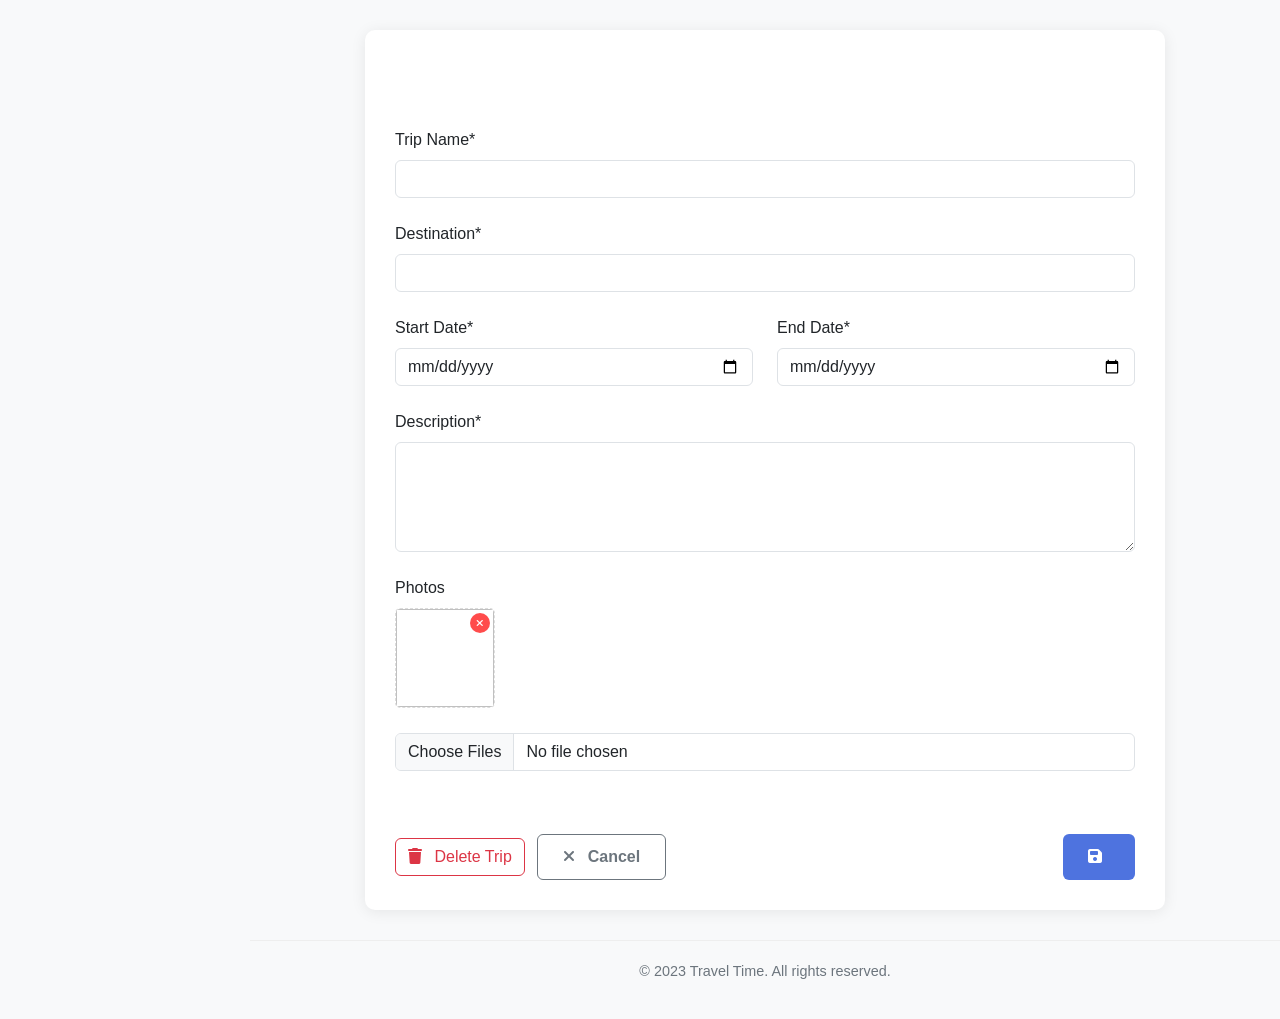
<file: src/main/resources/templates/add-trip.html>
<!DOCTYPE html>
<html xmlns:th="http://www.thymeleaf.org" lang="en">
<head>
    <meta charset="UTF-8">
    <meta name="viewport" content="width=device-width, initial-scale=1.0">
    <title th:text="${editMode} ? 'Edit Trip | Travel Time' : 'Add Trip | Travel Time'"></title>
    <link href="https://cdn.jsdelivr.net/npm/bootstrap@5.3.0/dist/css/bootstrap.min.css" rel="stylesheet">
    <link rel="stylesheet" href="https://cdnjs.cloudflare.com/ajax/libs/font-awesome/6.4.0/css/all.min.css">
    <link rel="icon" type="image/png" href="/bla.png">

    <style>
        :root {
            --primary-color: #4e73df;
            --sidebar-width: 250px;
        }

        body {
            font-family: 'Segoe UI', sans-serif;
            background-color: #f8f9fa;
            margin: 0;
            padding: 0;
        }

        .sidebar {
            width: var(--sidebar-width);
            background: white;
            box-shadow: 2px 0 10px rgba(0,0,0,0.1);
            position: fixed;
            height: 100vh;
            padding: 20px 0;
        }

        .main-content {
            margin-left: var(--sidebar-width);
            padding: 30px;
        }

        .trip-form-card {
            background: white;
            border-radius: 10px;
            box-shadow: 0 2px 15px rgba(0,0,0,0.08);
            padding: 30px;
            max-width: 800px;
            margin: 0 auto;
        }

        .form-title {
            color: var(--primary-color);
            margin-bottom: 30px;
            text-align: center;
        }

        .form-control:focus {
            border-color: var(--primary-color);
            box-shadow: 0 0 0 0.25rem rgba(78, 115, 223, 0.25);
        }

        .btn-primary {
            background-color: var(--primary-color);
            border: none;
            padding: 10px 25px;
            font-weight: 600;
        }

        .btn-outline-secondary {
            padding: 10px 25px;
            font-weight: 600;
        }

        .image-preview-container {
            display: flex;
            flex-wrap: wrap;
            gap: 10px;
            margin-top: 15px;
        }

        .image-preview {
            width: 100px;
            height: 100px;
            object-fit: cover;
            border-radius: 5px;
            border: 1px dashed #ddd;
        }

        .footer {
            margin-left: var(--sidebar-width);
            padding: 20px;
            text-align: center;
            color: #6c757d;
            font-size: 0.9rem;
            border-top: 1px solid #eee;
        }

        .existing-photos {
            margin-bottom: 15px;
        }

        .existing-photo {
            position: relative;
            margin-right: 10px;
            margin-bottom: 10px;
        }

        .delete-photo-btn {
            position: absolute;
            top: 5px;
            right: 5px;
            background: rgba(255,0,0,0.7);
            color: white;
            border: none;
            border-radius: 50%;
            width: 20px;
            height: 20px;
            font-size: 10px;
            display: flex;
            align-items: center;
            justify-content: center;
            cursor: pointer;
        }
    </style>
</head>
<body>
<!-- Sidebar fragment -->
<div th:replace="fragments/side-bar :: sidebar"></div>

<!-- Main Content -->
<div class="main-content">
    <div class="trip-form-card">
        <h2 class="form-title">
            <i th:class="${editMode} ? 'fas fa-edit' : 'fas fa-plus-circle'" class="me-2"></i>
            <span th:text="${editMode} ? 'Edit Trip' : 'Add New Trip'"></span>
        </h2>

        <form id="tripForm">
            <input type="hidden" id="tripId" th:if="${trip != null}" th:value="${trip.id}">

            <div class="mb-4">
                <label for="tripName" class="form-label">Trip Name*</label>
                <input type="text" class="form-control" id="tripName"
                       th:value="${trip?.name}" required>
            </div>

            <div class="mb-4">
                <label for="destination" class="form-label">Destination*</label>
                <input type="text" class="form-control" id="destination"
                       th:value="${trip?.destination}" required>
            </div>

            <div class="row mb-4">
                <div class="col-md-6">
                    <label for="startDate" class="form-label">Start Date*</label>
                    <input type="date" class="form-control" id="startDate"
                           th:value="${trip?.startDate}" required>
                </div>
                <div class="col-md-6">
                    <label for="endDate" class="form-label">End Date*</label>
                    <input type="date" class="form-control" id="endDate"
                           th:value="${trip?.endDate}" required>
                </div>
            </div>

            <div class="mb-4">
                <label for="description" class="form-label">Description*</label>
                <textarea class="form-control" id="description" rows="4"
                          th:text="${trip?.description}" required></textarea>
            </div>

            <div class="mb-4">
                <label class="form-label">Photos</label>

                <!-- Существующие фото (только в режиме редактирования) -->
                <div class="existing-photos" th:if="${editMode}">
                    <div class="d-flex flex-wrap" id="existingPhotosContainer">
                        <div class="existing-photo" th:each="photo : ${trip.photos}">
                            <img th:src="${photo.url}" class="image-preview">
                            <button type="button" class="delete-photo-btn"
                                    th:attr="data-photo-id=${photo.id}">
                                <i class="fas fa-times"></i>
                            </button>
                        </div>
                    </div>
                </div>

                <!-- Загрузка новых фото -->
                <input type="file" class="form-control" id="photos" multiple accept="image/*">
                <div class="image-preview-container" id="imagePreview"></div>
            </div>

            <div class="d-flex justify-content-between mt-5">
                <div>
                    <!-- Кнопка Delete только в режиме редактирования -->
                    <button type="button" class="btn btn-outline-danger me-2"
                            th:if="${editMode}" id="deleteTripBtn">
                        <i class="fas fa-trash me-2"></i> Delete Trip
                    </button>
                    <button type="button" class="btn btn-outline-secondary" id="cancelBtn">
                        <i class="fas fa-times me-2"></i> Cancel
                    </button>
                </div>
                <button type="submit" class="btn btn-primary">
                    <i class="fas fa-save me-2"></i>
                    <span th:text="${editMode} ? 'Update' : 'Save'"></span>
                </button>
            </div>
        </form>
    </div>
</div>

<!-- Footer -->
<footer class="footer">
    <p>© 2023 Travel Time. All rights reserved.</p>
</footer>

<!-- Bootstrap & JS -->
<script src="https://cdn.jsdelivr.net/npm/bootstrap@5.3.0/dist/js/bootstrap.bundle.min.js"></script>
<script th:src="@{/js/add-trip.js}" defer></script>
</body>
</html>
</file>
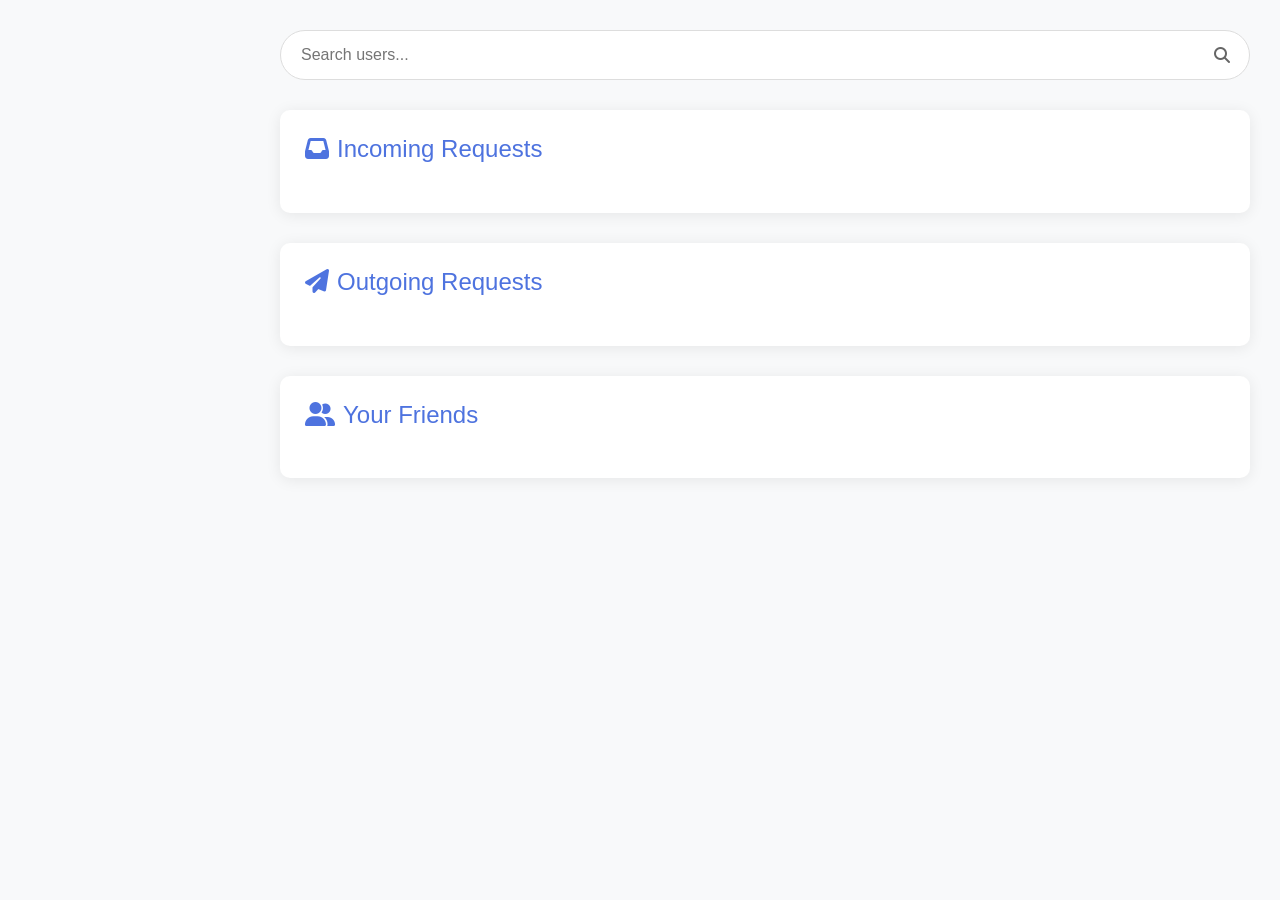
<file: src/main/resources/templates/friends.html>
<!DOCTYPE html>
<html xmlns:th="http://www.thymeleaf.org" lang="en">
<head>
    <meta charset="UTF-8">
    <title>Travel Time | Friends</title>
    <link href="https://cdn.jsdelivr.net/npm/bootstrap@5.3.0/dist/css/bootstrap.min.css" rel="stylesheet">
    <link rel="stylesheet" href="https://cdnjs.cloudflare.com/ajax/libs/font-awesome/6.4.0/css/all.min.css">
    <link rel="icon" type="image/png" href="/bla.png">


    <style>
        :root {
            --primary-color: #4e73df;
            --sidebar-width: 250px;
        }

        body {
            font-family: 'Segoe UI', sans-serif;
            background-color: #f8f9fa;
            margin: 0;
        }

        .main-content {
            margin-left: var(--sidebar-width);
            padding: 30px;
        }

        .friends-section h4 {
            color: var(--primary-color);
        }


        .friends-section {
            background: white;
            border-radius: 10px;
            box-shadow: 0 2px 15px rgba(0,0,0,0.08);
            padding: 25px;
            margin-bottom: 30px;
        }

        .friend-card {
            display: flex;
            align-items: center;
            padding: 15px;
            border-bottom: 1px solid #eee;
            transition: all 0.3s;
        }

        .friend-card:hover {
            background: #f8f9fa;
            transform: translateX(5px);
        }

        .friend-avatar {
            width: 50px;
            height: 50px;
            border-radius: 50%;
            margin-right: 20px;
        }

        .friend-actions {
            margin-left: auto;
            display: flex;
            gap: 10px;
        }

        .search-box {
            position: relative;
            margin-bottom: 30px;
        }

        .search-input {
            width: 100%;
            padding: 12px 45px 12px 20px;
            border-radius: 25px;
            border: 1px solid #ddd;
        }

        .search-icon {
            position: absolute;
            right: 20px;
            top: 50%;
            transform: translateY(-50%);
            color: #666;
        }
        .dropdown-results {
            position: absolute;
            top: 100%;
            left: 0;
            width: 100%;
            background: white;
            border-radius: 10px;
            max-height: 300px;
            overflow-y: auto;
            z-index: 1000;
            padding: 10px;
        }

    </style>
</head>
<body>

<!-- Sidebar fragment -->
<div th:replace="fragments/side-bar :: sidebar"></div>

<!-- Main Content -->
<div class="main-content">
    <!-- Search Box -->

    <div class="search-box position-relative">
        <input type="text" class="search-input" placeholder="Search users..." id="searchInput">
        <i class="fas fa-search search-icon"></i>

        <!-- Dropdown -->
        <div id="searchDropdown" class="dropdown-results shadow" style="display: none;">
            <div id="searchResults"></div>
        </div>
    </div>

    <!-- Incoming Requests -->
    <div class="friends-section">
        <h4 class="mb-4"><i class="fas fa-inbox me-2"></i>Incoming Requests</h4>
        <div id="incomingList"></div>
    </div>

    <!-- Outgoing Requests -->
    <div class="friends-section">
        <h4 class="mb-4"><i class="fas fa-paper-plane me-2"></i>Outgoing Requests</h4>
        <div id="outgoingList"></div>
    </div>


    <!-- Friends List -->
    <div class="friends-section">
        <h4 class="mb-4"><i class="fas fa-user-friends me-2"></i>Your Friends</h4>
        <div id="friendsList"></div>
    </div>
</div>



<!-- Templates -->
<template id="friendTemplate">
    <div class="friend-card">
        <img src="https://via.placeholder.com/50" class="friend-avatar" alt="User avatar">
        <div class="friend-info">
            <h5 class="friend-name mb-1"></h5>
            <small class="text-muted friend-username"></small>
        </div>
        <div class="friend-actions"></div>
    </div>
</template>

<!-- JS -->
<script src="https://cdn.jsdelivr.net/npm/bootstrap@5.3.0/dist/js/bootstrap.bundle.min.js"></script>
<script th:src="@{/js/friends.js}" defer></script>
</body>
</html>
</file>
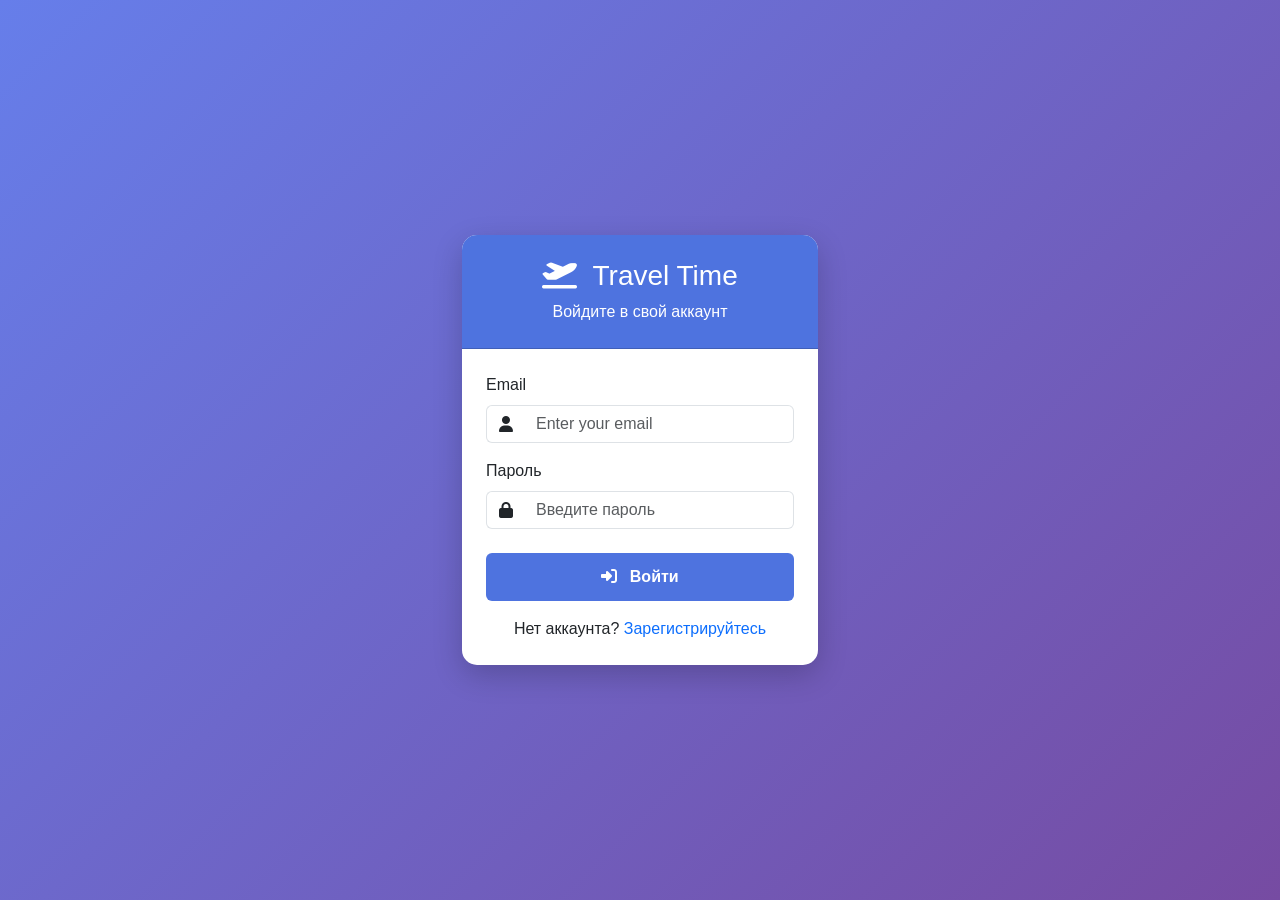
<file: src/main/resources/templates/login.html>
<!DOCTYPE html>
<html xmlns:th="http://www.thymeleaf.org" lang="en">
<head>
    <meta charset="UTF-8">
    <meta name="viewport" content="width=device-width, initial-scale=1.0">
    <title>Travel Time | Вход</title>
    <!-- Bootstrap 5 CSS -->
    <link href="https://cdn.jsdelivr.net/npm/bootstrap@5.3.0/dist/css/bootstrap.min.css" rel="stylesheet">
    <!-- Font Awesome -->
    <link rel="stylesheet" href="https://cdnjs.cloudflare.com/ajax/libs/font-awesome/6.4.0/css/all.min.css">
    <!-- Кастомные стили -->
    <link rel="icon" type="image/png" href="/bla.png">
    <style>
        :root {
            --primary-color: #4e73df;
            --gradient: linear-gradient(135deg, #667eea 0%, #764ba2 100%);
        }

        body {
            background: var(--gradient);
            height: 100vh;
            display: flex;
            align-items: center;
            font-family: 'Segoe UI', sans-serif;
        }

        .login-card {
            border: none;
            border-radius: 15px;
            box-shadow: 0 10px 30px rgba(0, 0, 0, 0.2);
            overflow: hidden;
            animation: fadeIn 0.6s ease;
        }

        @keyframes fadeIn {
            from { opacity: 0; transform: translateY(20px); }
            to { opacity: 1; transform: translateY(0); }
        }

        .card-header {
            background: var(--primary-color);
            color: white;
            text-align: center;
            padding: 1.5rem;
        }

        .form-control:focus {
            border-color: var(--primary-color);
            box-shadow: 0 0 0 0.25rem rgba(78, 115, 223, 0.25);
        }

        .btn-login {
            background: var(--primary-color);
            border: none;
            width: 100%;
            padding: 12px;
            font-weight: 600;
            transition: all 0.3s;
        }

        .btn-login:hover {
            transform: translateY(-2px);
            box-shadow: 0 5px 15px rgba(0, 0, 0, 0.1);
        }

        .input-group-text {
            background: transparent;
            border-right: none;
        }

        .form-control {
            border-left: none;
        }
    </style>
</head>
<body>
<div class="container py-5">
    <div class="row justify-content-center">
        <div class="col-md-6 col-lg-4">
            <div class="card login-card">
                <div class="card-header">
                    <h3><i class="fas fa-plane-departure me-2"></i> Travel Time</h3>
                    <p class="mb-0">Войдите в свой аккаунт</p>
                </div>
                <div class="card-body p-4">
                    <form id="loginForm">
                        <div class="mb-3">
                            <label for="email" class="form-label">Email</label>
                            <div class="input-group">
                                <span class="input-group-text"><i class="fas fa-user"></i></span>
                                <input
                                        type="email"
                                        id="email"
                                        class="form-control"
                                        placeholder="Enter your email"
                                        required
                                >
                            </div>
                        </div>

                        <div class="mb-4">
                            <label for="password" class="form-label">Пароль</label>
                            <div class="input-group">
                                <span class="input-group-text"><i class="fas fa-lock"></i></span>
                                <input
                                        type="password"
                                        id="password"
                                        class="form-control"
                                        placeholder="Введите пароль"
                                        required
                                >
                            </div>
                        </div>

                        <button type="submit" class="btn btn-primary btn-login mb-3">
                            <i class="fas fa-sign-in-alt me-2"></i> Войти
                        </button>

                        <div class="text-center">
                            <p class="mb-0">Нет аккаунта?
                                <a th:href="@{/register}" class="text-decoration-none">Зарегистрируйтесь</a>
                            </p>
                        </div>
                    </form>
                </div>
            </div>
        </div>
    </div>
</div>

<!-- Подключаем JS (ваш auth.js) -->
<script th:src="@{/js/auth.js}" defer></script>

<!-- Bootstrap 5 JS Bundle (для модалок/тултипов) -->
<script src="https://cdn.jsdelivr.net/npm/bootstrap@5.3.0/dist/js/bootstrap.bundle.min.js"></script>
</body>
</html>
</file>
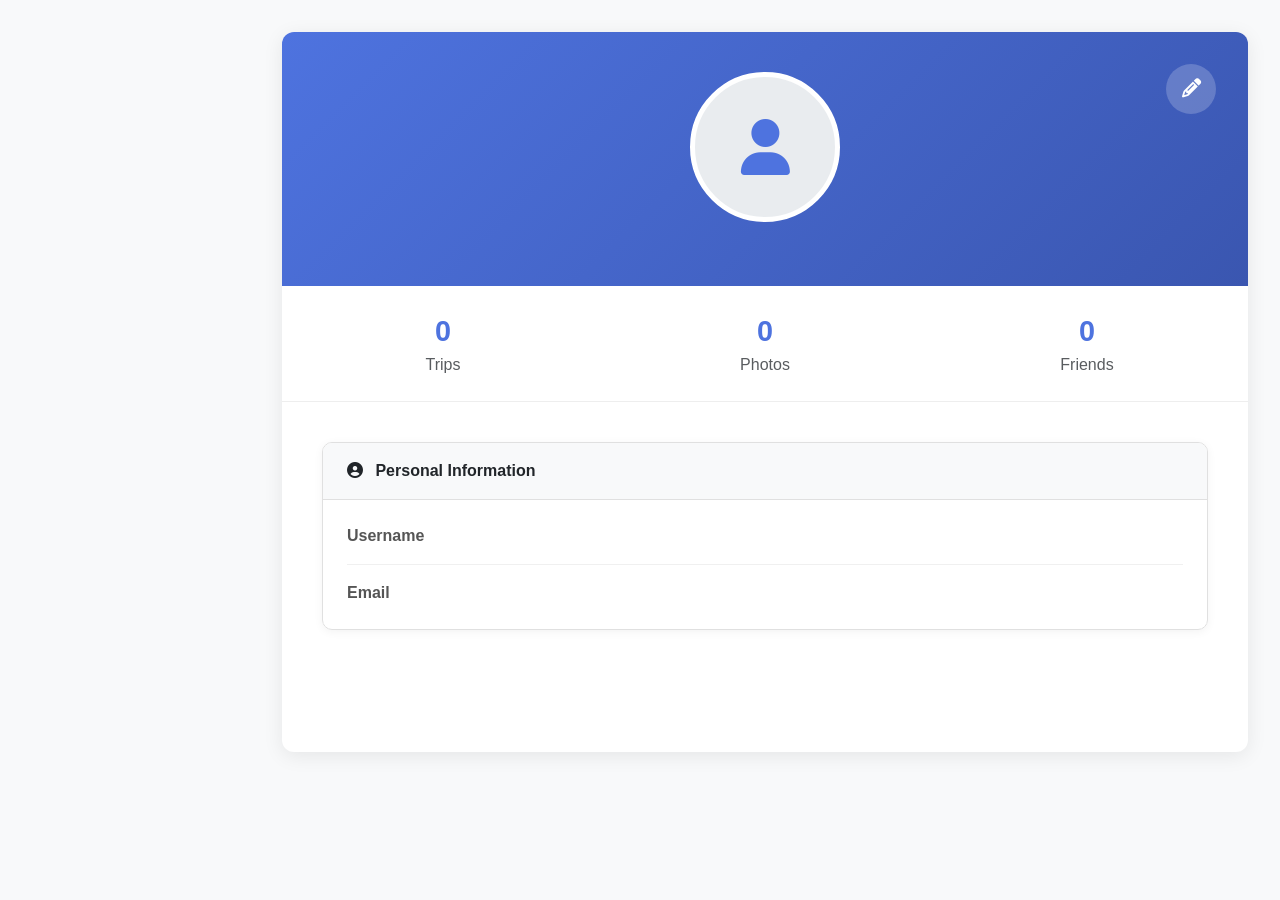
<file: src/main/resources/templates/profile.html>
<!DOCTYPE html>
<html xmlns:th="http://www.thymeleaf.org">
<head>
    <meta charset="UTF-8">
    <title th:text="${title}">Profile</title>
    <link href="https://cdn.jsdelivr.net/npm/bootstrap@5.3.0/dist/css/bootstrap.min.css" rel="stylesheet">
    <link rel="stylesheet" href="https://cdnjs.cloudflare.com/ajax/libs/font-awesome/6.4.0/css/all.min.css">
    <link rel="icon" type="image/png" href="/bla.png">
    <style>
        :root {
            --primary-color: #4e73df;
            --sidebar-width: 250px;
        }

        body {
            font-family: 'Segoe UI', sans-serif;
            background-color: #f8f9fa;
            min-height: 100vh;
        }

        .main-content {
            margin-left: var(--sidebar-width);
            padding: 2rem;
            width: calc(100% - var(--sidebar-width));
        }

        .profile-container {
            max-width: none;
            width: 100%;
        }

        .profile-card {
            background: white;
            border-radius: 12px;
            box-shadow: 0 4px 20px rgba(0,0,0,0.08);
            min-height: 80vh;
            overflow: hidden;
        }

        .profile-header {
            background: linear-gradient(135deg, var(--primary-color), #3a56b0);
            color: white;
            padding: 2.5rem;
            text-align: center;
            position: relative;
        }

        .profile-avatar {
            width: 150px;
            height: 150px;
            border-radius: 50%;
            border: 5px solid white;
            margin: 0 auto 1.5rem;
            background-color: #e9ecef;
            display: flex;
            align-items: center;
            justify-content: center;
            font-size: 3.5rem;
            color: var(--primary-color);
        }

        .edit-profile-btn {
            position: absolute;
            top: 2rem;
            right: 2rem;
            background: rgba(255,255,255,0.2);
            border: none;
            width: 50px;
            height: 50px;
            border-radius: 50%;
            color: white;
            font-size: 1.2rem;
            transition: all 0.3s;
        }

        .edit-profile-btn:hover {
            background: rgba(255,255,255,0.3);
            transform: scale(1.1);
        }

        .stats-grid {
            display: grid;
            grid-template-columns: repeat(3, 1fr);
            background: white;
            border-bottom: 1px solid #eee;
        }

        .stats-item {
            padding: 1.5rem;
            text-align: center;
            transition: all 0.3s;
        }

        .stats-item:hover {
            background-color: #f8f9fa;
        }

        .stats-number {
            font-size: 1.8rem;
            font-weight: 600;
            color: var(--primary-color);
        }

        .info-section {
            padding: 2.5rem;
        }

        .info-card {
            border-radius: 10px;
            border: 1px solid #e0e0e0;
            box-shadow: 0 2px 10px rgba(0,0,0,0.05);
            overflow: hidden;
        }

        .info-header {
            background-color: #f8f9fa;
            padding: 1rem 1.5rem;
            border-bottom: 1px solid #e0e0e0;
            font-weight: 600;
        }

        .info-body {
            padding: 1.5rem;
        }

        .info-row {
            display: flex;
            margin-bottom: 1rem;
            padding-bottom: 1rem;
            border-bottom: 1px solid #f0f0f0;
        }

        .info-row:last-child {
            border-bottom: none;
            margin-bottom: 0;
            padding-bottom: 0;
        }

        .info-label {
            width: 200px;
            font-weight: 600;
            color: #555;
        }

        .info-value {
            flex: 1;
            color: #333;
        }

        /* Edit mode styles */
        #editMode {
            display: none;
        }

        .form-edit {
            padding: 2rem;
        }
    </style>
</head>
<body>

<!-- Sidebar -->
<div th:replace="fragments/side-bar :: sidebar"></div>

<!-- Main Content -->
<div class="main-content">
    <div class="profile-container">
        <!-- View Mode -->
        <div class="profile-card" id="viewMode">
            <div class="profile-header position-relative">
                <button class="edit-profile-btn" id="editProfileBtn">
                    <i class="fas fa-pencil-alt"></i>
                </button>
                <div class="profile-avatar">
                    <i class="fas fa-user"></i>
                </div>
                <h1 th:text="${username}" class="mb-2"></h1>

            </div>

            <div class="stats-grid">
                <a th:href="@{/home}" class="stats-item text-decoration-none">
                    <div class="stats-number" th:text="${tripCount}">0</div>
                    <div class="text-muted">Trips</div>
                </a>
                <a th:href="@{/photos}" class="stats-item text-decoration-none">
                    <div class="stats-number" th:text="${photoCount}">0</div>
                    <div class="text-muted">Photos</div>
                </a>
                <a th:href="@{/friends}" class="stats-item text-decoration-none">
                    <div class="stats-number" th:text="${friendsCount}">0</div>
                    <div class="text-muted">Friends</div>
                </a>
            </div>

            <div class="info-section">
                <div class="info-card">
                    <div class="info-header">
                        <i class="fas fa-user-circle me-2"></i> Personal Information
                    </div>
                    <div class="info-body">
                        <div class="info-row">
                            <div class="info-label">Username</div>
                            <div class="info-value" th:text="${username}"></div>
                        </div>
                        <div class="info-row">
                            <div class="info-label">Email</div>
                            <div class="info-value" th:text="${user.email}"></div>
                        </div>
                    </div>
                </div>
            </div>
        </div>

        <!-- Edit Mode -->
        <div class="profile-card" id="editMode">
            <div class="profile-header">
                <h1>Edit Profile</h1>
            </div>

            <div class="form-edit">
                <form id="profileForm" th:action="@{/api/users/{id}(id=${user.id})}" th:object="${user}" method="post">
                    <input type="hidden" name="_method" value="PUT">

                    <div class="mb-4 text-center">
                        <div class="profile-avatar mx-auto mb-3">
                            <i class="fas fa-user"></i>
                        </div>
                        <button type="button" class="btn btn-outline-primary">
                            <i class="fas fa-camera me-2"></i> Change Photo
                        </button>
                    </div>

                    <div class="row g-3 mb-4">
                        <div class="col-md-6">
                            <label class="form-label">Username</label>
                            <input type="text" class="form-control" th:field="*{username}" required>
                        </div>
                        <div class="col-md-6">
                            <label class="form-label">Email</label>
                            <input type="email" class="form-control" th:field="*{email}" required>
                        </div>
                    </div>

                    <div class="mb-4">
                        <label class="form-label">New Password</label>
                        <input type="password" class="form-control" name="password" placeholder="Leave blank to keep current">
                    </div>

                    <div class="d-flex justify-content-end gap-3 pt-3">
                        <button type="button" class="btn btn-secondary" id="cancelEditBtn">
                            Cancel
                        </button>
                        <button type="submit" class="btn btn-primary">
                            Save Changes
                        </button>
                    </div>
                </form>
            </div>
        </div>
    </div>
</div>

<!-- JS -->
<script src="https://cdn.jsdelivr.net/npm/bootstrap@5.3.0/dist/js/bootstrap.bundle.min.js"></script>
<script>
    document.addEventListener('DOMContentLoaded', function() {
        const viewMode = document.getElementById('viewMode');
        const editMode = document.getElementById('editMode');
        const editBtn = document.getElementById('editProfileBtn');
        const cancelBtn = document.getElementById('cancelEditBtn');

        // Toggle edit mode
        editBtn.addEventListener('click', function() {
            viewMode.style.display = 'none';
            editMode.style.display = 'block';
        });

        cancelBtn.addEventListener('click', function() {
            editMode.style.display = 'none';
            viewMode.style.display = 'block';
        });

        // Form submission
        document.getElementById('profileForm').addEventListener('submit', async function(e) {
            e.preventDefault();

            const formData = new FormData(this);
            const data = {
                username: formData.get('username'),
                email: formData.get('email'),
                password: formData.get('password') || undefined
            };

            try {
                const response = await fetch(this.action, {
                    method: 'PUT', // Оставляем POST
                    headers: {
                        'Content-Type': 'application/json',
                    },
                    body: JSON.stringify(data)
                });

                if (response.ok) {
                    window.location.reload();
                } else {
                    alert('Error updating profile');
                }
            } catch (error) {
                console.error('Error:', error);
                alert('Connection error');
            }
        });
    });
</script>
</body>
</html>
</file>
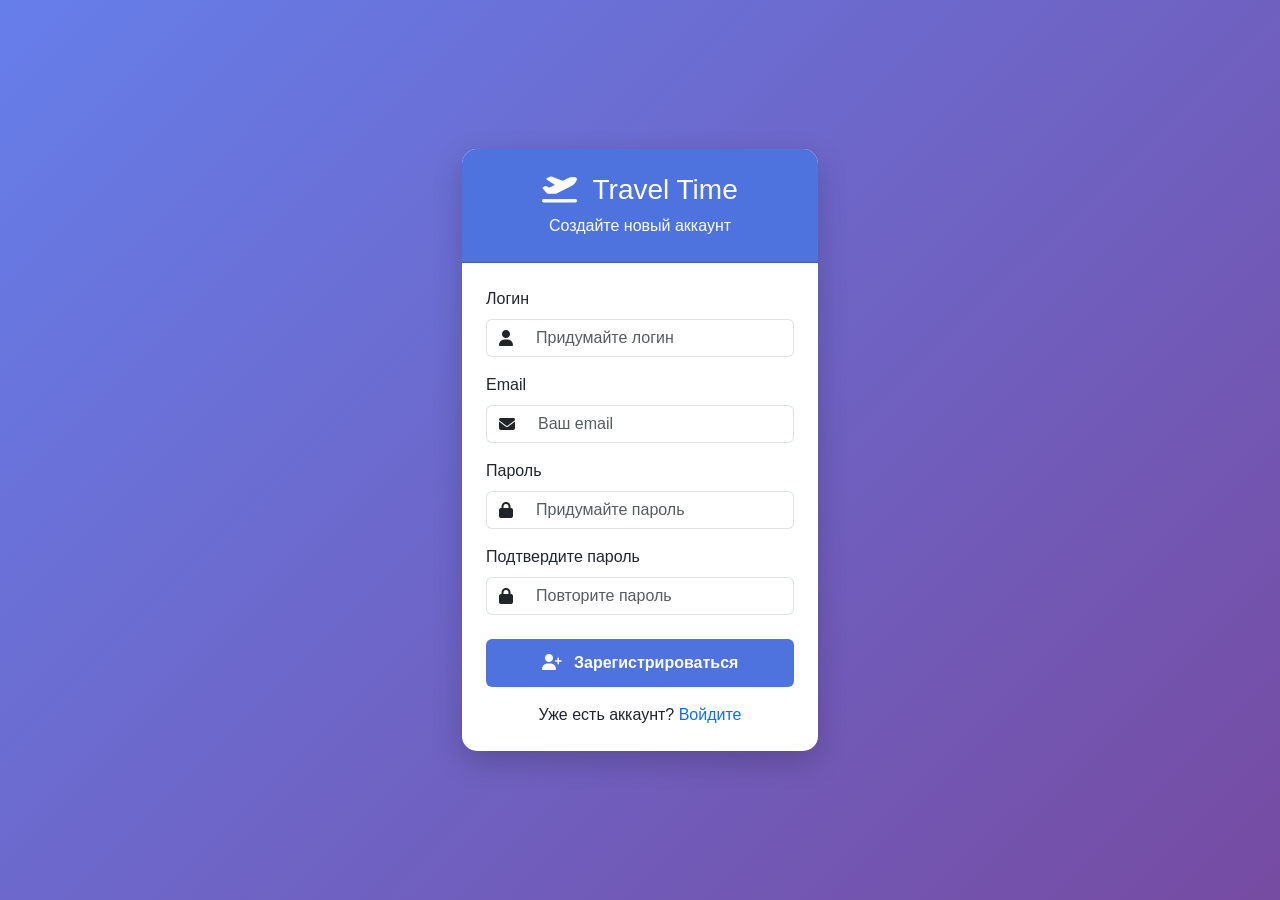
<file: src/main/resources/templates/register.html>
<!DOCTYPE html>
<html xmlns:th="http://www.thymeleaf.org" lang="en">
<head>
    <meta charset="UTF-8">
    <meta name="viewport" content="width=device-width, initial-scale=1.0">
    <title>Travel Time | Регистрация</title>
    <!-- Bootstrap 5 CSS -->
    <link href="https://cdn.jsdelivr.net/npm/bootstrap@5.3.0/dist/css/bootstrap.min.css" rel="stylesheet">
    <!-- Font Awesome -->
    <link rel="stylesheet" href="https://cdnjs.cloudflare.com/ajax/libs/font-awesome/6.4.0/css/all.min.css">
    <!-- Используем те же стили, что и для login.html -->
    <link rel="icon" type="image/png" href="/bla.png">
    <style>
        :root {
            --primary-color: #4e73df;
            --gradient: linear-gradient(135deg, #667eea 0%, #764ba2 100%);
        }

        body {
            background: var(--gradient);
            height: 100vh;
            display: flex;
            align-items: center;
            font-family: 'Segoe UI', sans-serif;
        }

        .register-card {
            border: none;
            border-radius: 15px;
            box-shadow: 0 10px 30px rgba(0, 0, 0, 0.2);
            overflow: hidden;
            animation: fadeIn 0.6s ease;
        }

        @keyframes fadeIn {
            from { opacity: 0; transform: translateY(20px); }
            to { opacity: 1; transform: translateY(0); }
        }

        .card-header {
            background: var(--primary-color);
            color: white;
            text-align: center;
            padding: 1.5rem;
        }

        .form-control:focus {
            border-color: var(--primary-color);
            box-shadow: 0 0 0 0.25rem rgba(78, 115, 223, 0.25);
        }

        .btn-register {
            background: var(--primary-color);
            border: none;
            width: 100%;
            padding: 12px;
            font-weight: 600;
            transition: all 0.3s;
        }

        .btn-register:hover {
            transform: translateY(-2px);
            box-shadow: 0 5px 15px rgba(0, 0, 0, 0.1);
        }

        .input-group-text {
            background: transparent;
            border-right: none;
        }

        .form-control {
            border-left: none;
        }
    </style>
</head>
<body>
<div class="container py-5">
    <div class="row justify-content-center">
        <div class="col-md-6 col-lg-4">
            <div class="card register-card">
                <div class="card-header">
                    <h3><i class="fas fa-plane-departure me-2"></i> Travel Time</h3>
                    <p class="mb-0">Создайте новый аккаунт</p>
                </div>
                <div class="card-body p-4">
                    <form id="registerForm">
                        <div class="mb-3">
                            <label for="username" class="form-label">Логин</label>
                            <div class="input-group">
                                <span class="input-group-text"><i class="fas fa-user"></i></span>
                                <input
                                        type="text"
                                        id="username"
                                        class="form-control"
                                        placeholder="Придумайте логин"
                                        required
                                >
                            </div>
                        </div>

                        <div class="mb-3">
                            <label for="email" class="form-label">Email</label>
                            <div class="input-group">
                                <span class="input-group-text"><i class="fas fa-envelope"></i></span>
                                <input
                                        type="email"
                                        id="email"
                                        class="form-control"
                                        placeholder="Ваш email"
                                        required
                                >
                            </div>
                        </div>

                        <div class="mb-3">
                            <label for="password" class="form-label">Пароль</label>
                            <div class="input-group">
                                <span class="input-group-text"><i class="fas fa-lock"></i></span>
                                <input
                                        type="password"
                                        id="password"
                                        class="form-control"
                                        placeholder="Придумайте пароль"
                                        required
                                >
                            </div>
                        </div>

                        <div class="mb-4">
                            <label for="confirmPassword" class="form-label">Подтвердите пароль</label>
                            <div class="input-group">
                                <span class="input-group-text"><i class="fas fa-lock"></i></span>
                                <input
                                        type="password"
                                        id="confirmPassword"
                                        class="form-control"
                                        placeholder="Повторите пароль"
                                        required
                                >
                            </div>
                        </div>

                        <button type="submit" class="btn btn-primary btn-register mb-3">
                            <i class="fas fa-user-plus me-2"></i> Зарегистрироваться
                        </button>

                        <div class="text-center">
                            <p class="mb-0">Уже есть аккаунт?
                                <a th:href="@{/login}" class="text-decoration-none">Войдите</a>
                            </p>
                        </div>
                    </form>
                </div>
            </div>
        </div>
    </div>
</div>

<!-- Подключаем JS для регистрации -->
<script th:src="@{/js/register.js}" defer></script>

<!-- Bootstrap 5 JS Bundle -->
<script src="https://cdn.jsdelivr.net/npm/bootstrap@5.3.0/dist/js/bootstrap.bundle.min.js"></script>
</body>
</html>
</file>
